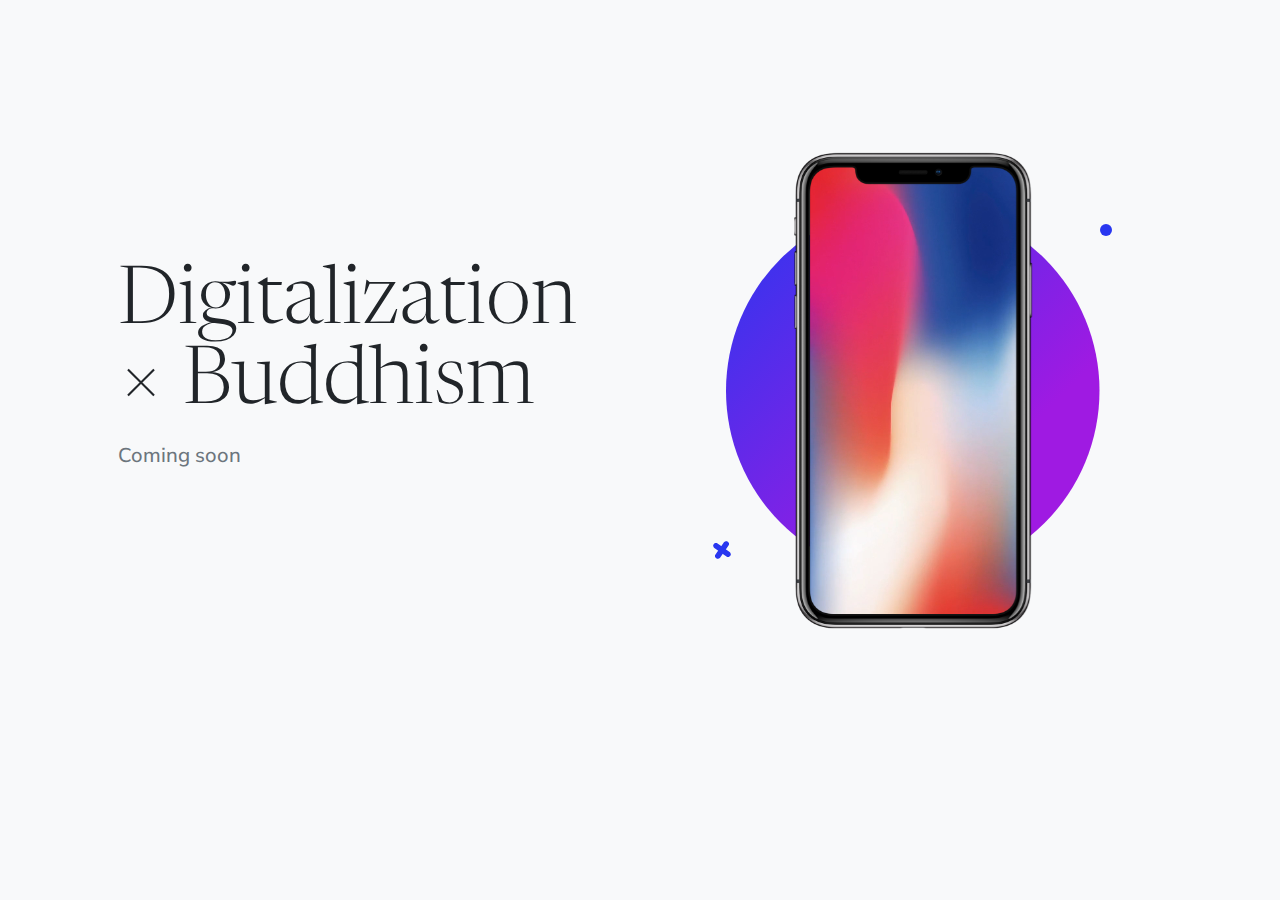
<file: docs/.test/index.html>
<!DOCTYPE html>
<html lang="en">
    <head>
        <meta charset="utf-8" />
        <meta name="viewport" content="width=device-width, initial-scale=1, shrink-to-fit=no" />
        <meta name="description" content="" />
        <meta name="author" content="" />
        <title>Sirimongkol Team</title>
        <link rel="icon" type="image" href="assets/sirimonkol_icon.png" />
        <!-- Bootstrap icons-->
        <link href="https://cdn.jsdelivr.net/npm/bootstrap-icons@1.5.0/font/bootstrap-icons.css" rel="stylesheet" />
        <!-- Google fonts-->
        <link rel="preconnect" href="https://fonts.gstatic.com" />
        <link href="https://fonts.googleapis.com/css2?family=Newsreader:ital,wght@0,600;1,600&amp;display=swap" rel="stylesheet" />
        <link href="https://fonts.googleapis.com/css2?family=Mulish:ital,wght@0,300;0,500;0,600;0,700;1,300;1,500;1,600;1,700&amp;display=swap" rel="stylesheet" />
        <link href="https://fonts.googleapis.com/css2?family=Kanit:ital,wght@0,400;1,400&amp;display=swap" rel="stylesheet" />
        <!-- Core theme CSS (includes Bootstrap)-->
        <link href="css/styles.css" rel="stylesheet" />
    </head>
    <body id="page-top">
        <!-- Mashead header-->
        <header class="masthead">
            <div class="container px-5">
                <div class="row gx-5 align-items-center">
                    <div class="col-lg-6">
                        <!-- Mashead text and app badges-->
                        <div class="mb-5 mb-lg-0 text-center text-lg-start">
                            <h1 class="display-1 lh-1 mb-3">Digitalization × Buddhism</h1>
                            <p class="lead fw-normal text-muted mb-5">Coming soon</p>
                            <!-- 
                            <div class="d-flex flex-column flex-lg-row align-items-center">
                                <a class="me-lg-3 mb-4 mb-lg-0" href="#!"><img class="app-badge" src="assets/img/google-play-badge.svg" alt="..." /></a>
                                <a href="#!"><img class="app-badge" src="assets/img/app-store-badge.svg" alt="..." /></a>
                            </div> 
                            -->
                        </div>
                    </div>
                    <div class="col-lg-6">
                        <!-- Masthead device mockup feature-->
                        <div class="masthead-device-mockup">
                            <svg class="circle" viewBox="0 0 100 100" xmlns="http://www.w3.org/2000/svg">
                                <defs>
                                    <linearGradient id="circleGradient" gradientTransform="rotate(45)">
                                        <stop class="gradient-start-color" offset="0%"></stop>
                                        <stop class="gradient-end-color" offset="100%"></stop>
                                    </linearGradient>
                                </defs>
                                <circle cx="50" cy="50" r="50"></circle></svg
                            ><svg class="shape-1 d-none d-sm-block" viewBox="0 0 240.83 240.83" xmlns="http://www.w3.org/2000/svg">
                                <rect x="-32.54" y="78.39" width="305.92" height="84.05" rx="42.03" transform="translate(120.42 -49.88) rotate(45)"></rect>
                                <rect x="-32.54" y="78.39" width="305.92" height="84.05" rx="42.03" transform="translate(-49.88 120.42) rotate(-45)"></rect></svg
                            ><svg class="shape-2 d-none d-sm-block" viewBox="0 0 100 100" xmlns="http://www.w3.org/2000/svg"><circle cx="50" cy="50" r="50"></circle></svg>
                            <div class="device-wrapper">
                                <div class="device" data-device="iPhoneX" data-orientation="portrait" data-color="black">
                                    <div class="screen bg-black">
                                        <!-- PUT CONTENTS HERE:-->
                                        <!-- * * This can be a video, image, or just about anything else.-->
                                        <!-- * * Set the max width of your media to 100% and the height to-->
                                        <!-- * * 100% like the demo example below.-->
                                        <video muted="muted" autoplay="" loop="" style="max-width: 100%; height: 100%"><source src="assets/img/demo-screen.mp4" type="video/mp4" /></video>
                                    </div>
                                </div>
                            </div>
                        </div>
                    </div>
                </div>
            </div>
        </header>
        <!-- Bootstrap core JS-->
        <script src="https://cdn.jsdelivr.net/npm/bootstrap@5.1.3/dist/js/bootstrap.bundle.min.js"></script>
        <!-- Core theme JS-->
        <script src="js/scripts.js"></script>
        <!-- * * * * * * * * * * * * * * * * * * * * * * * * * * * * * * * * * * * * * * * *-->
        <!-- * *                               SB Forms JS                               * *-->
        <!-- * * Activate your form at https://startbootstrap.com/solution/contact-forms * *-->
        <!-- * * * * * * * * * * * * * * * * * * * * * * * * * * * * * * * * * * * * * * * *-->
        <script src="https://cdn.startbootstrap.com/sb-forms-latest.js"></script>
    </body>
</html>
</file>
